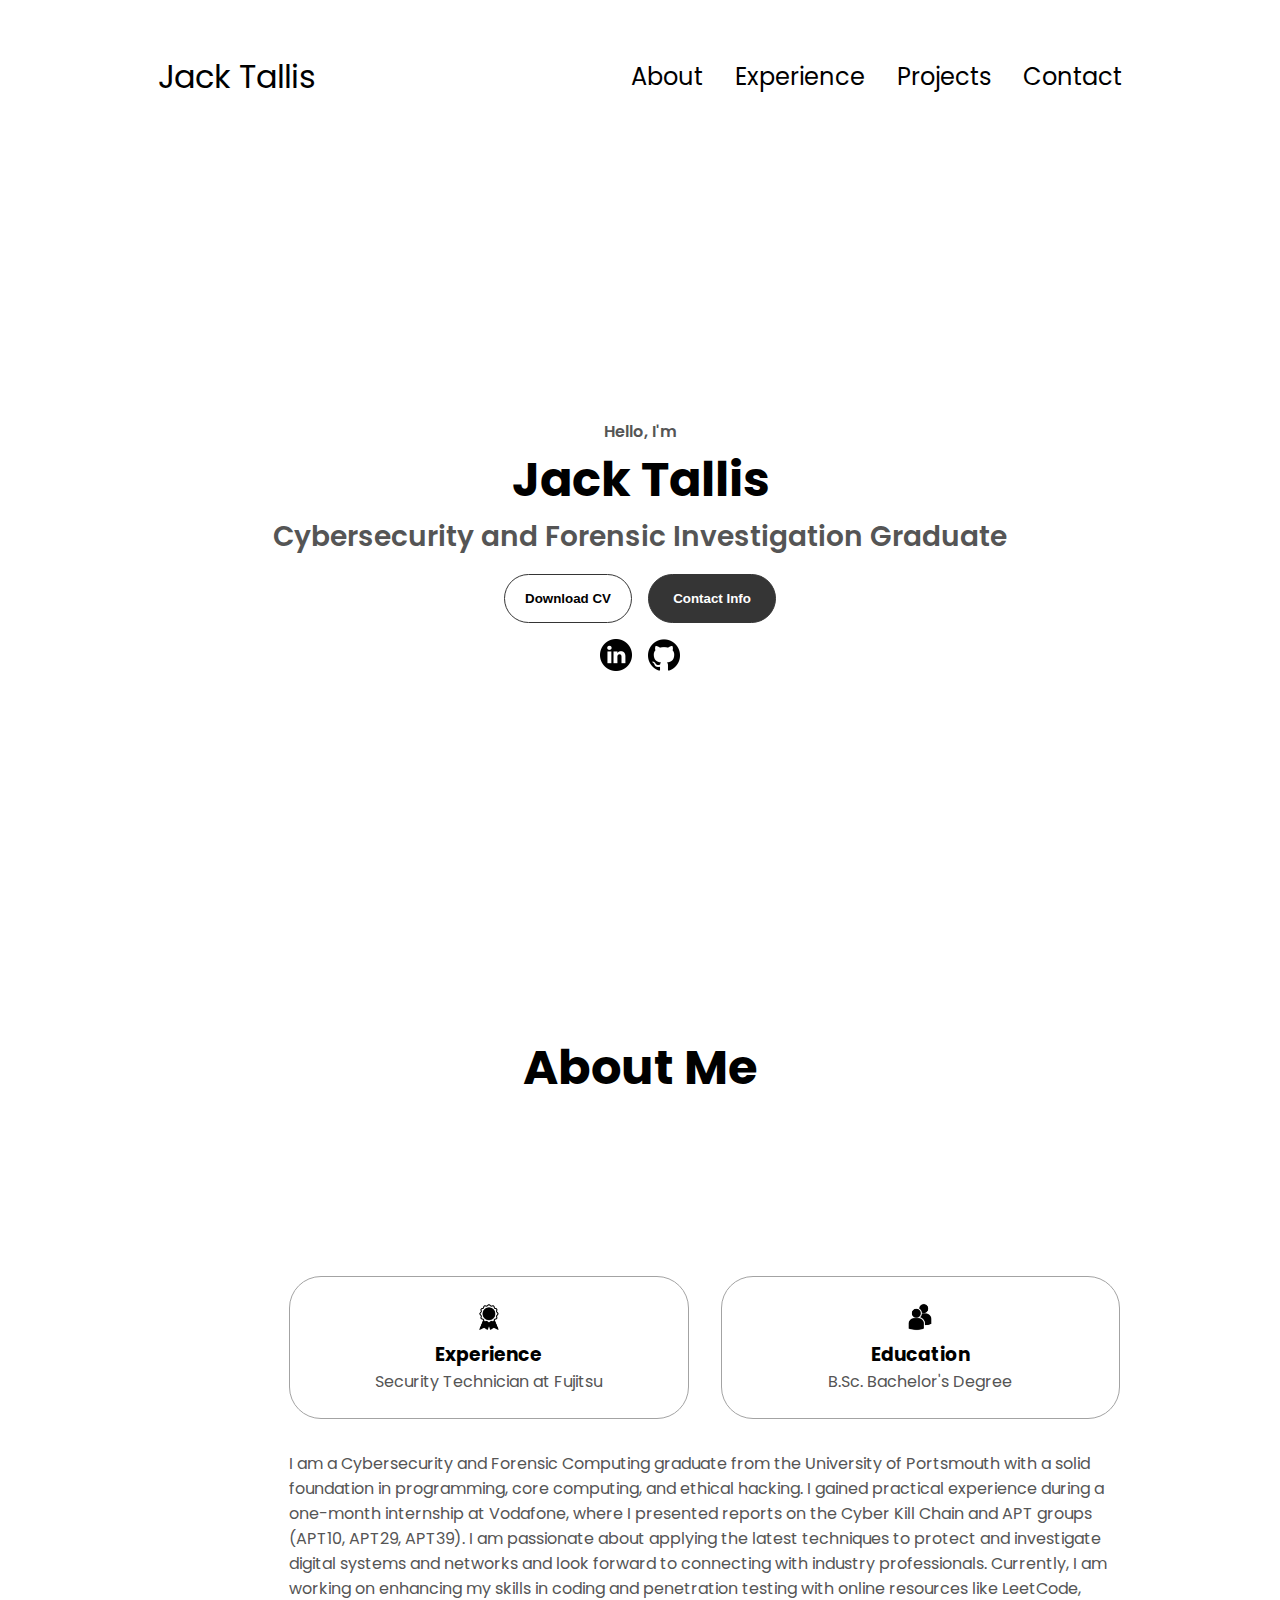
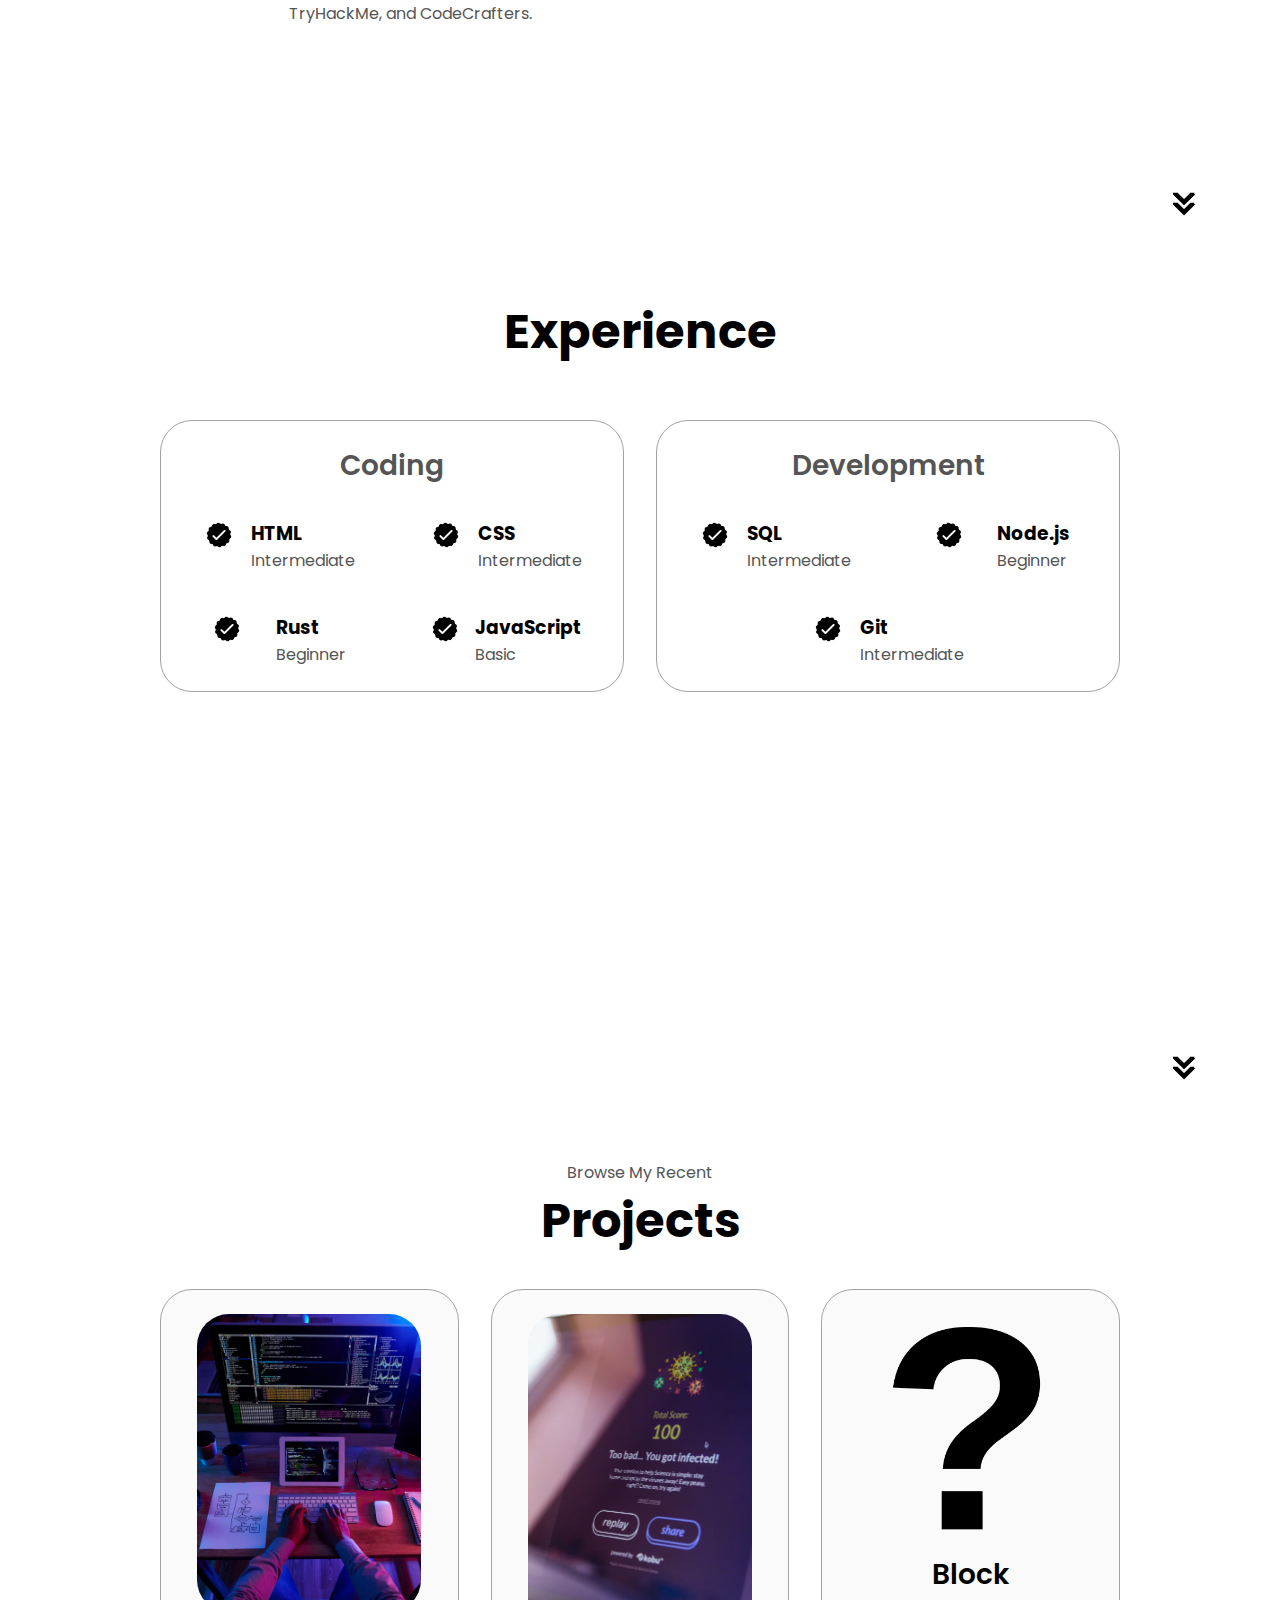
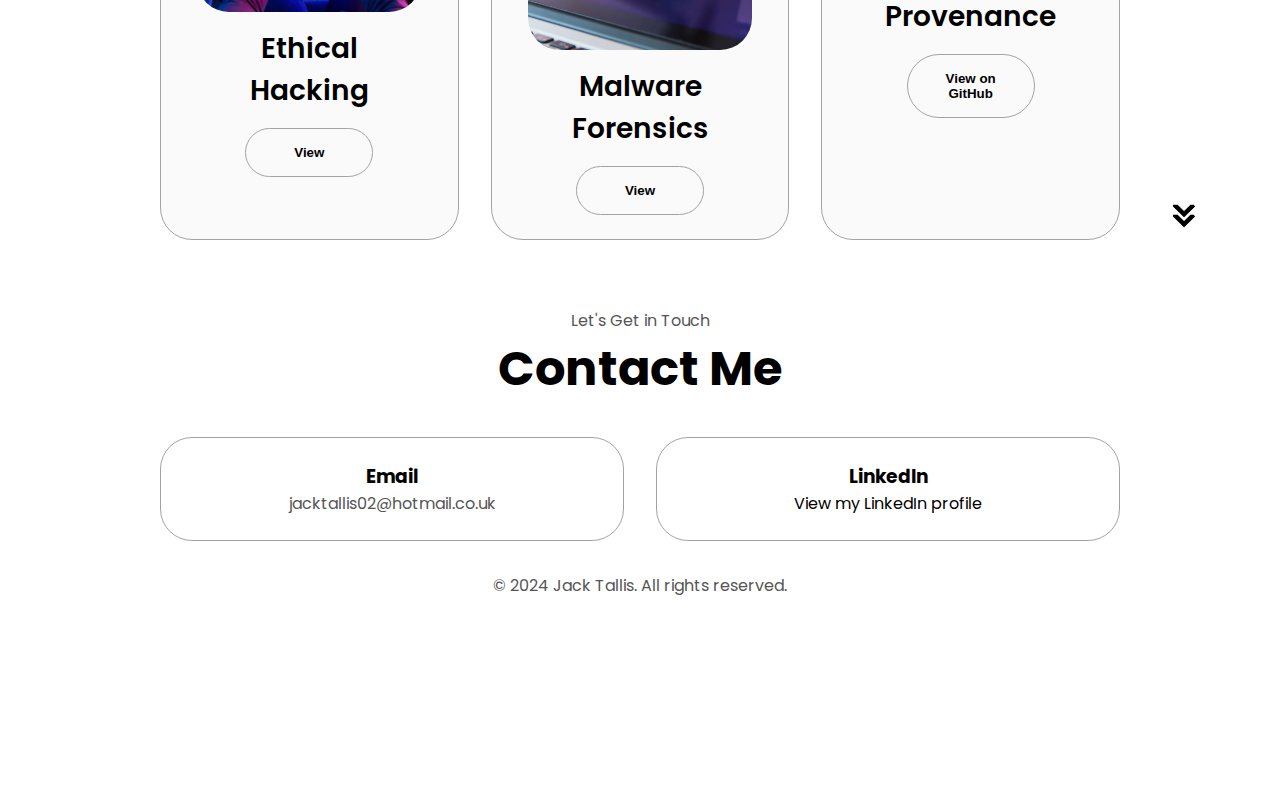
<file: index.html>
<!DOCTYPE html>
<html lang="en">
  <head>
    <meta charset="UTF-8" />
    <meta http-equiv="X-UA-Compatible" content="IE=edge" />
    <meta name="viewport" content="width=device-width, initial-scale=1.0" />
    <title>My Portfolio</title>
    <meta name="description" content="Jack Tallis's portfolio showcasing experience in cybersecurity, forensic investigation, and programming projects." />
    <link rel="stylesheet" href="style.css" />
    <link rel="stylesheet" href="mediaqueries.css" />
  </head>
  <body>
    <nav id="desktop-nav">
      <div class="logo">Jack Tallis</div>
      <div>
        <ul class="nav-links">
          <li><a href="#about">About</a></li>
          <li><a href="#experience">Experience</a></li>
          <li><a href="#projects">Projects</a></li>
          <li><a href="#contact">Contact</a></li>
        </ul>
      </div>
    </nav>

    <nav id="hamburger-nav">
      <div class="logo">Jack Tallis</div>
      <div class="hamburger-menu">
        <div class="hamburger-icon" aria-label="Toggle navigation menu" onclick="toggleMenu()">
          <span></span>
          <span></span>
          <span></span>
        </div>
        <ul class="menu-links" aria-hidden="true">
          <li><a href="#about" onclick="toggleMenu()">About</a></li>
          <li><a href="#experience" onclick="toggleMenu()">Experience</a></li>
          <li><a href="#projects" onclick="toggleMenu()">Projects</a></li>
          <li><a href="#contact" onclick="toggleMenu()">Contact</a></li>
        </ul>
      </div>
    </nav>

    <section id="profile">
      <div class="section__text">
        <p class="section__text__p1">Hello, I'm</p>
        <h1 class="title">Jack Tallis</h1>
        <p class="section__text__p2">Cybersecurity and Forensic Investigation Graduate</p>
        <div class="btn-container">
          <button class="btn btn-color-2" onclick="window.open('./assets/Jack_tallis_Cyber_CV.pdf')">
            Download CV
          </button>
          <button class="btn btn-color-1" onclick="location.href='#contact'">
            Contact Info
          </button>
        </div>
        <div id="socials-container">
          <img src="./assets/linkedin.png" alt="LinkedIn logo - link to my LinkedIn profile" class="icon" onclick="location.href='https://www.linkedin.com/in/jack-tallis-8a9470176/'" />
          <img src="./assets/github.png" alt="GitHub logo - link to my GitHub profile" class="icon" onclick="location.href='https://github.com/JackTallis'" />
        </div>
      </div>
    </section>

    <section id="about">
      <h1 class="title">About Me</h1>
      <div class="section-container">
        <div class="section__pic-container"></div>

        <div class="about-details-container">
          <div class="about-containers">
            <div class="details-container">
              <img src="./assets/experience.png" alt="Experience icon" class="icon" />
              <h3>Experience</h3>
              <p>Security Technician at Fujitsu</p>
            </div>
            <div class="details-container">
              <img src="./assets/education.png" alt="Education icon" class="icon" />
              <h3>Education</h3>
              <p>B.Sc. Bachelor's Degree</p>
            </div>
          </div>
          <div class="text-container">
            <p>
              I am a Cybersecurity and Forensic Computing graduate from the University of Portsmouth with a solid foundation in programming, core computing, and ethical hacking. I gained practical experience during a one-month internship at Vodafone, where I presented reports on the Cyber Kill Chain and APT groups (APT10, APT29, APT39). I am passionate about applying the latest techniques to protect and investigate digital systems and networks and look forward to connecting with industry professionals.
              Currently, I am working on enhancing my skills in coding and penetration testing with online resources like LeetCode, TryHackMe, and CodeCrafters.
            </p>
          </div>
        </div>
      </div>
      <img src="./assets/arrow.png" alt="Arrow icon to scroll to the next section" class="icon arrow" onclick="location.href='#experience'" />
    </section>

    <section id="experience">
      <h1 class="title">Experience</h1>
      <div class="badge-container">
        <script src="https://tryhackme.com/badge/606641"></script>
      </div>
      <div class="experience-details-container">
        <div class="about-containers">
          <div class="details-container">
            <h2 class="experience-sub-title">Coding</h2>
            <div class="article-container">
              <article>
                <img src="./assets/checkmark.png" alt="Checkmark icon" class="icon" />
                <div>
                  <h3>HTML</h3>
                  <p>Intermediate</p>
                </div>
              </article>
              <article>
                <img src="./assets/checkmark.png" alt="Checkmark icon" class="icon" />
                <div>
                  <h3>CSS</h3>
                  <p>Intermediate</p>
                </div>
              </article>
              <article>
                <img src="./assets/checkmark.png" alt="Checkmark icon" class="icon" />
                <div>
                  <h3>Rust</h3>
                  <p>Beginner</p>
                </div>
              </article>
              <article>
                <img src="./assets/checkmark.png" alt="Checkmark icon" class="icon" />
                <div>
                  <h3>JavaScript</h3>
                  <p>Basic</p>
                </div>
              </article>
            </div>
          </div>

          <div class="details-container">
            <h2 class="experience-sub-title">Development</h2>
            <div class="article-container">
              <article>
                <img src="./assets/checkmark.png" alt="Checkmark icon" class="icon" />
                <div>
                  <h3>SQL</h3>
                  <p>Intermediate</p>
                </div>
              </article>
              <article>
                <img src="./assets/checkmark.png" alt="Checkmark icon" class="icon" />
                <div>
                  <h3>Node.js</h3>
                  <p>Beginner</p>
                </div>
              </article>
              <article>
                <img src="./assets/checkmark.png" alt="Checkmark icon" class="icon" />
                <div>
                  <h3>Git</h3>
                  <p>Intermediate</p>
                </div>
              </article>
            </div>
          </div>
        </div>
      </div>
      <img src="./assets/arrow.png" alt="Arrow icon to scroll to the next section" class="icon arrow" onclick="location.href='#projects'" />
    </section>

    <section id="projects">
      <p class="section__text__p1">Browse My Recent</p>
      <h1 class="title">Projects</h1>
      <div class="experience-details-container">
        <div class="about-containers">
          <div class="details-container color-container">
            <div class="article-container">
              <img src="./assets/top-view-unrecognizable-hacker-performing-cyberattack-night_1098-18706.jpg" alt="Placeholder image for Project 1" class="project-img" />
            </div>
            <h2 class="experience-sub-title project-title">Ethical Hacking</h2>
            <div class="btn-container">
              <button class="btn btn-color-2 project-btn" onclick="location.href='ethicalhacking.html'">
                View
              </button>
            </div>
          </div>
          <div class="details-container color-container">
            <div class="article-container">
              <img src="./assets/malware 4.avif" alt="Placeholder image for Project 2" class="project-img" />
            </div>
            <h2 class="experience-sub-title project-title">Malware Forensics</h2>
            <div class="btn-container">
              <button class="btn btn-color-2 project-btn" onclick="location.href='malfor.html'">
                View
              </button>
            </div>
          </div>
          <div class="details-container color-container">
            <div class="article-container">
              <img src="./assets/Question_mark_(black).svg.png" alt="Placeholder image for Project 3" class="project-img" />
            </div>
            <h2 class="experience-sub-title project-title">Block Provenance</h2>
            <div class="btn-container">
              <button class="btn btn-color-2 project-btn" onclick="location.href='https://github.com/JackTallis'">
                View on GitHub
              </button>
            </div>
          </div>
        </div>
      </div>
      <img src="./assets/arrow.png" alt="Arrow icon to scroll to the next section" class="icon arrow" onclick="location.href='#contact'" />
    </section>

    <section id="contact">
      <p class="section__text__p1">Let's Get in Touch</p>
      <h1 class="title">Contact Me</h1>
      <div class="experience-details-container">
        <div class="about-containers">
          <div class="details-container">
            <h3>Email</h3>
            <p>jacktallis02@hotmail.co.uk</p>
          </div>
          <div class="details-container">
            <h3>LinkedIn</h3>
            <p>
              <a href="https://www.linkedin.com/in/jack-tallis-8a9470176/" target="_blank" rel="noopener noreferrer">
                View my LinkedIn profile
              </a>
            </p>
          </div>
        </div>
      </div>
    </section>

    <footer>
      <p>&copy; 2024 Jack Tallis. All rights reserved.</p>
    </footer>

    <script src="script.js"></script>
  </body>
</html>
</file>
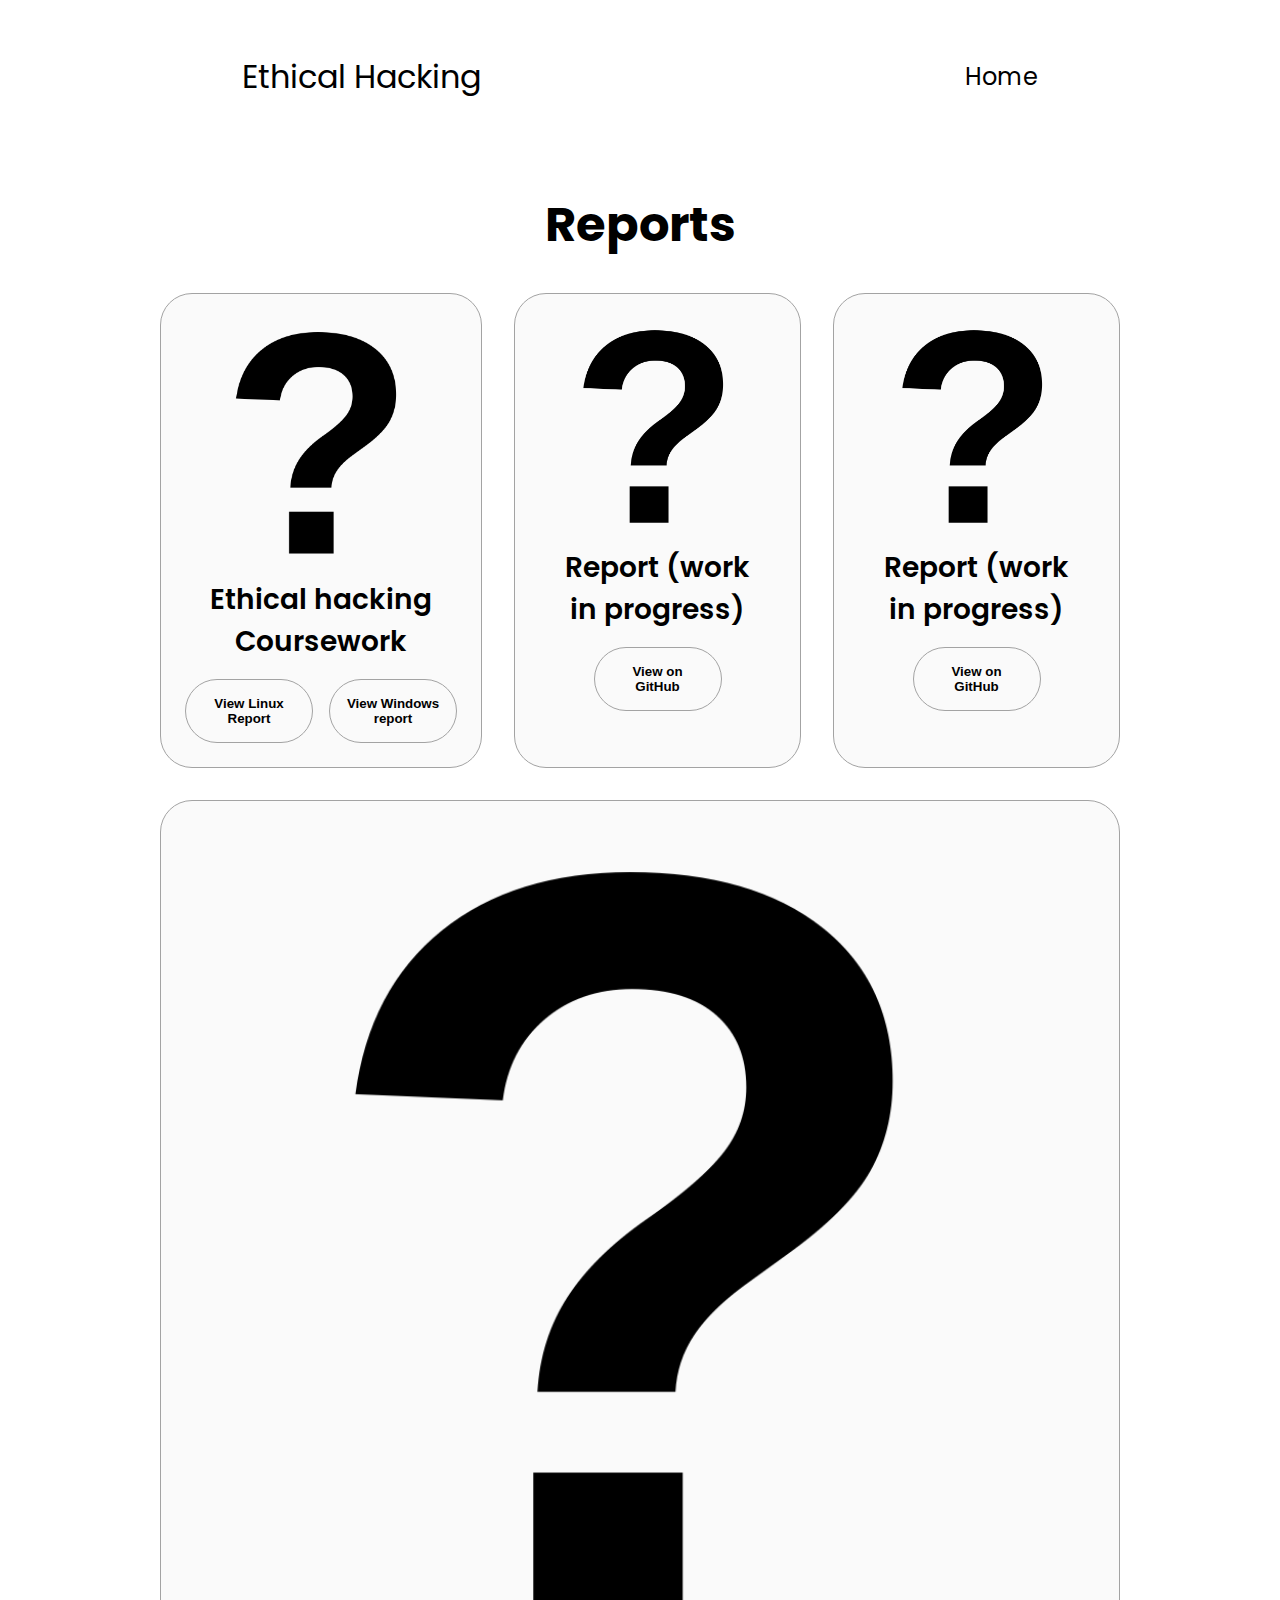
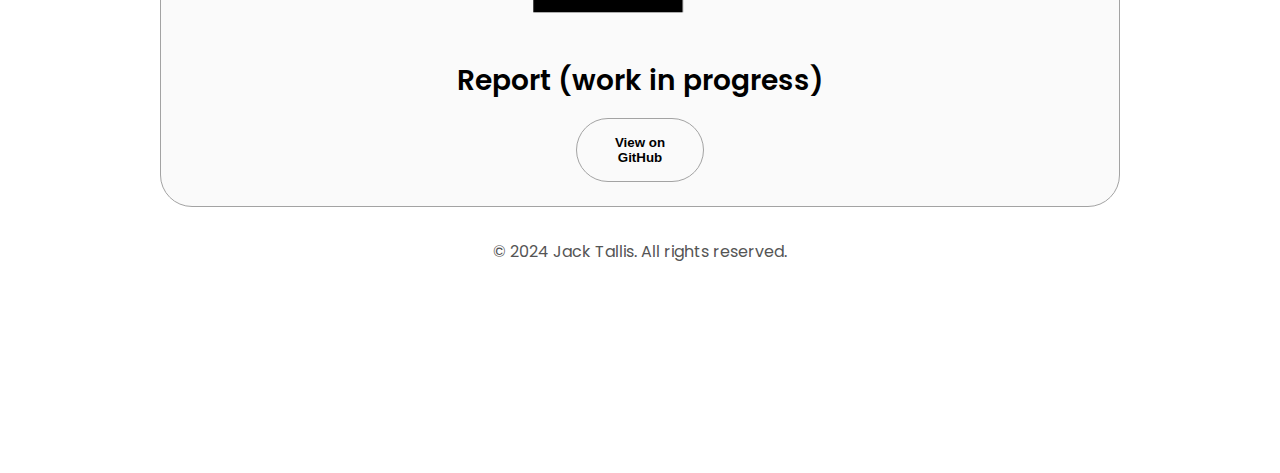
<file: ethicalhacking.html>
<!DOCTYPE html>
<html lang="en">
  <head>
    <meta charset="UTF-8" />
    <meta http-equiv="X-UA-Compatible" content="IE=edge" />
    <meta name="viewport" content="width=device-width, initial-scale=1.0" />
    <title>Ethical Hacking</title>
    <meta name="description" content="Jack Tallis's portfolio showcasing experience in cybersecurity, forensic investigation, and programming projects." />
    <link rel="stylesheet" href="style.css" />
    <link rel="stylesheet" href="mediaqueries.css" />
  </head>
  <body>
    <nav id="desktop-nav">
      <div class="logo">Ethical Hacking</div>
      <div>
        <ul class="nav-links">
          <li><a href="index.html">Home</a></li>
        </ul>
      </div>
    </nav>

    <section id="projects">      
      <h1 class="title">Reports</h1>
      <div class="experience-details-container">

        <div class="about-containers">
          <div class="details-container color-container">
            <div class="article-container">
              <img src="./assets/Question_mark_(black).svg.png" alt="Placeholder image for Project 1" class="project-img" />
            </div>
            <h2 class="experience-sub-title project-title">Ethical hacking Coursework</h2>
            <div class="btn-container">
              <button class="btn btn-color-2 project-btn" onclick="window.open('./assets/lhack.pdf')"> 
                View Linux Report
              </button>
              <button class="btn btn-color-2 project-btn" onclick="location.href='./assets/whack.pdf'">
                View Windows report
              </button>
            </div>
          </div>


          <div class="details-container color-container">
            <div class="article-container">
              <img src="./assets/Question_mark_(black).svg.png" alt="Placeholder image for Project 2" class="project-img" />
            </div>
            <h2 class="experience-sub-title project-title"> Report (work in progress)</h2>
            <div class="btn-container">
              <button class="btn btn-color-2 project-btn" onclick="location.href='malfor.html'">
                View on GitHub
              </button>
            </div>
          </div>


          <div class="details-container color-container">
            <div class="article-container">
              <img src="./assets/Question_mark_(black).svg.png" alt="Placeholder image for Project 2" class="project-img" />
            </div>
            <h2 class="experience-sub-title project-title"> Report (work in progress)</h2>
            <div class="btn-container">
              <button class="btn btn-color-2 project-btn" onclick="location.href='malfor.html'">
                View on GitHub
              </button>
            </div>
          </div>

          <div class="details-container color-container">
            <div class="article-container">
              <img src="./assets/Question_mark_(black).svg.png" alt="Placeholder image for Project 2" class="project-img" />
            </div>
            <h2 class="experience-sub-title project-title"> Report (work in progress)</h2>
            <div class="btn-container">
              <button class="btn btn-color-2 project-btn" onclick="location.href='malfor.html'">
                View on GitHub
              </button>
            </div>
          </div>


    </section>

    
        </div>
      </div>
    </section>

    <footer>
      <p>&copy; 2024 Jack Tallis. All rights reserved.</p>
    </footer>

    <script src="script.js"></script>
  </body>
</html>
</file>
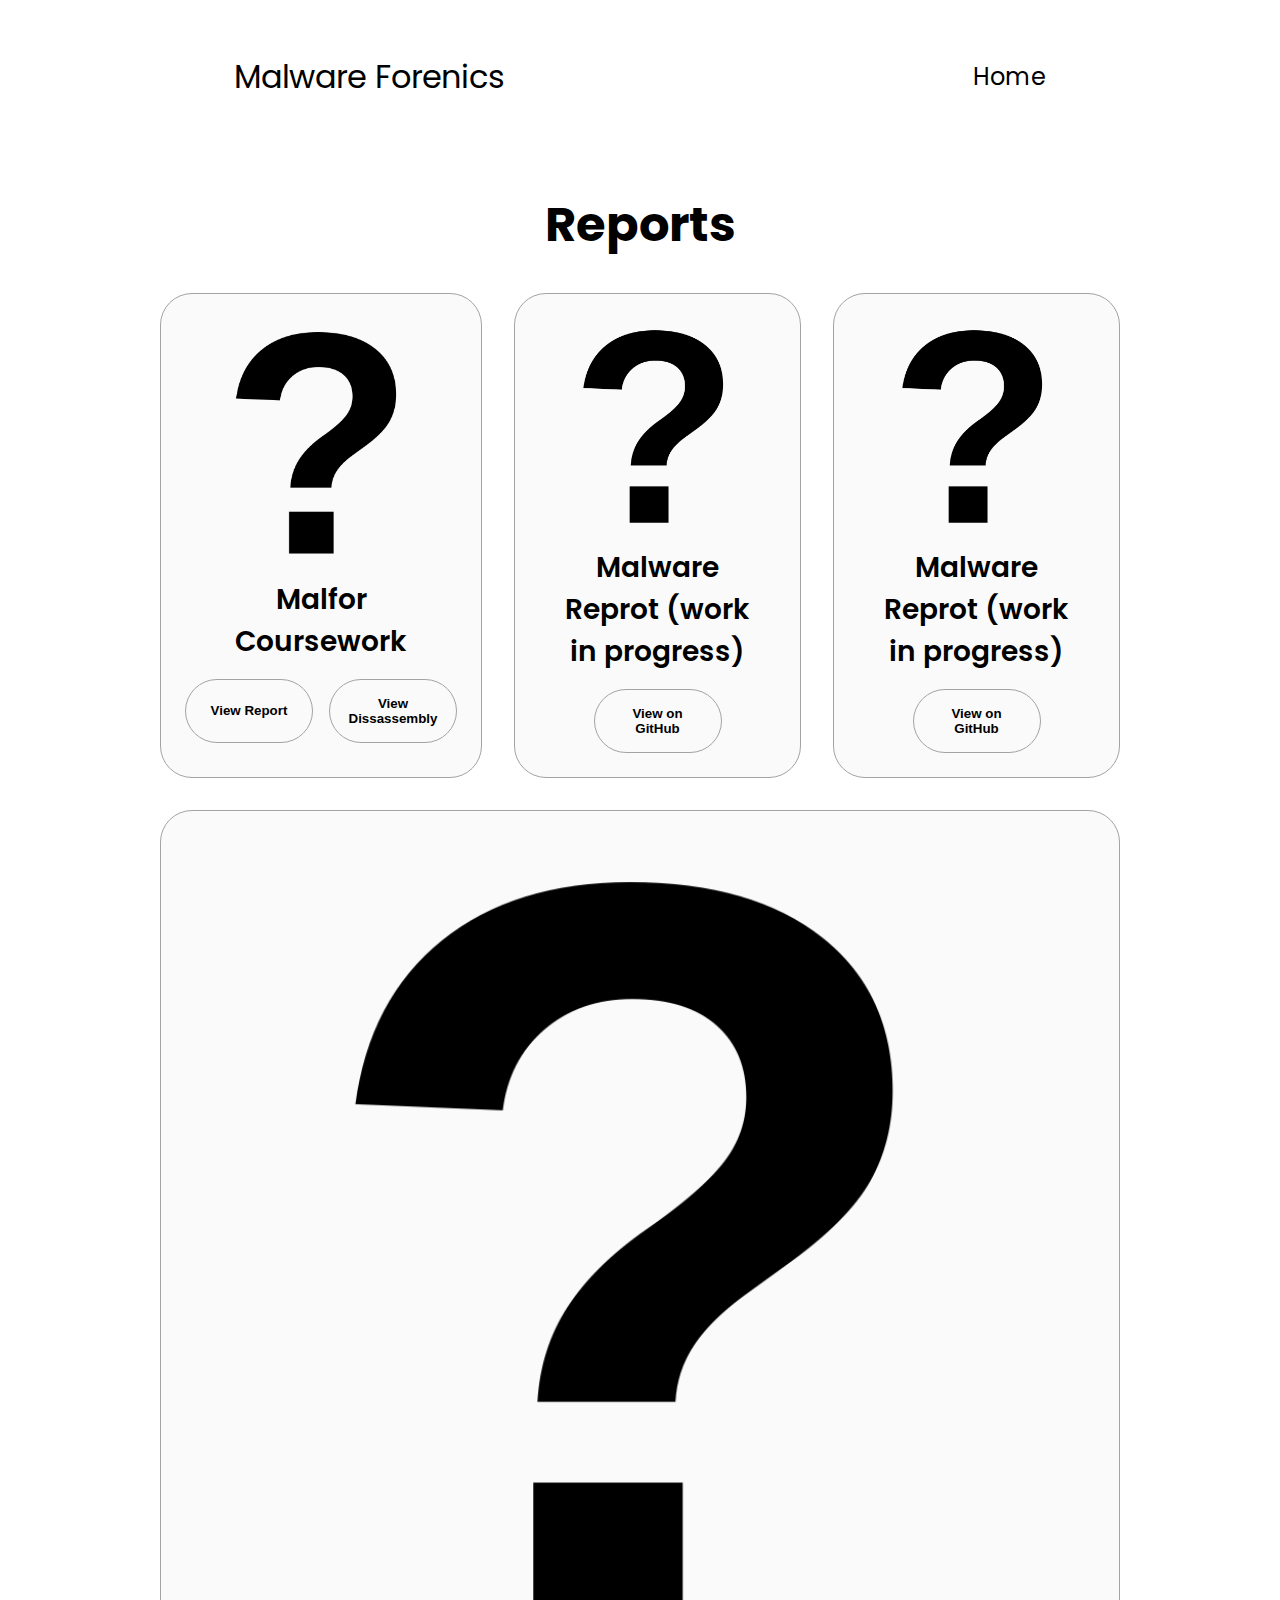
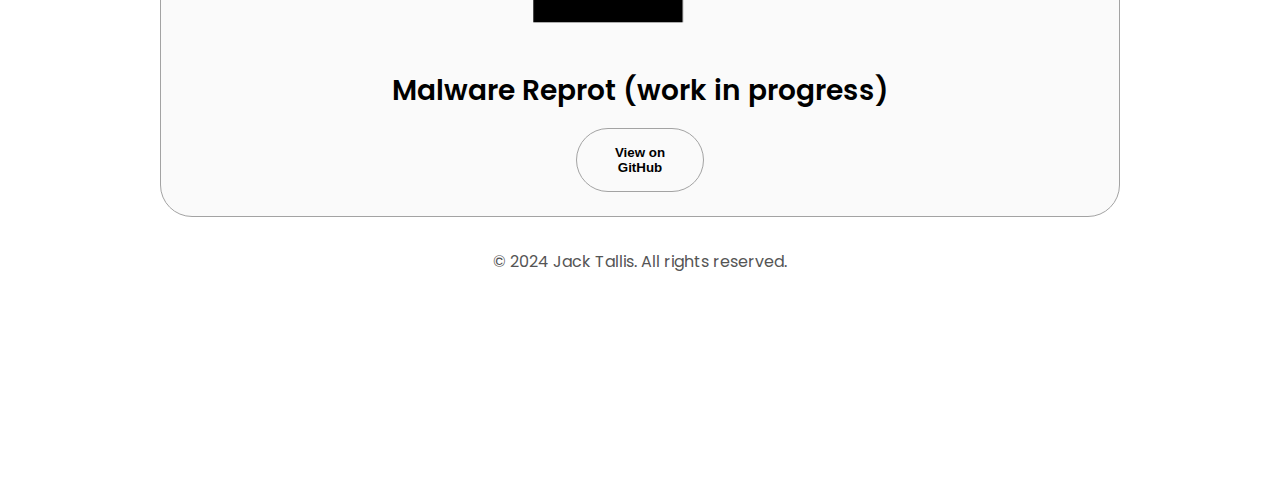
<file: malfor.html>
<!DOCTYPE html>
<html lang="en">
  <head>
    <meta charset="UTF-8" />
    <meta http-equiv="X-UA-Compatible" content="IE=edge" />
    <meta name="viewport" content="width=device-width, initial-scale=1.0" />
    <title>Malware Forensics</title>
    <meta name="description" content="Jack Tallis's portfolio showcasing experience in cybersecurity, forensic investigation, and programming projects." />
    <link rel="stylesheet" href="style.css" />
    <link rel="stylesheet" href="mediaqueries.css" />
  </head>
  <body>
    <nav id="desktop-nav">
      <div class="logo">Malware Forenics</div>
      <div>
        <ul class="nav-links">
          <li><a href="index.html">Home</a></li>
        </ul>
      </div>
    </nav>

    <section id="projects">      
      <h1 class="title">Reports</h1>
      <div class="experience-details-container">

        <div class="about-containers">
          <div class="details-container color-container">
            <div class="article-container">
              <img src="./assets/Question_mark_(black).svg.png" alt="Placeholder image for Project 1" class="project-img" />
            </div>
            <h2 class="experience-sub-title project-title">Malfor Coursework</h2>
            <div class="btn-container">
              <button class="btn btn-color-2 project-btn" onclick="window.open('./assets/MalforReport.pdf')"> 
                View Report
              </button>
              <button class="btn btn-color-2 project-btn" onclick="location.href='./assets/MalwareDissassembly.pdf'">
                View Dissassembly
              </button>
            </div>
          </div>


          <div class="details-container color-container">
            <div class="article-container">
              <img src="./assets/Question_mark_(black).svg.png" alt="Placeholder image for Project 2" class="project-img" />
            </div>
            <h2 class="experience-sub-title project-title">Malware Reprot (work in progress)</h2>
            <div class="btn-container">
              <button class="btn btn-color-2 project-btn" onclick="location.href='malfor.html'">
                View on GitHub
              </button>
            </div>
          </div>


          <div class="details-container color-container">
            <div class="article-container">
              <img src="./assets/Question_mark_(black).svg.png" alt="Placeholder image for Project 2" class="project-img" />
            </div>
            <h2 class="experience-sub-title project-title">Malware Reprot (work in progress)</h2>
            <div class="btn-container">
              <button class="btn btn-color-2 project-btn" onclick="location.href='malfor.html'">
                View on GitHub
              </button>
            </div>
          </div>

          <div class="details-container color-container">
            <div class="article-container">
              <img src="./assets/Question_mark_(black).svg.png" alt="Placeholder image for Project 2" class="project-img" />
            </div>
            <h2 class="experience-sub-title project-title">Malware Reprot (work in progress)</h2>
            <div class="btn-container">
              <button class="btn btn-color-2 project-btn" onclick="location.href='malfor.html'">
                View on GitHub
              </button>
            </div>
          </div>


    </section>

    
        </div>
      </div>
    </section>

    <footer>
      <p>&copy; 2024 Jack Tallis. All rights reserved.</p>
    </footer>

    <script src="script.js"></script>
  </body>
</html>
</file>
<file: style.css>
/* GENERAL */

@import url("https://fonts.googleapis.com/css2?family=Poppins:wght@300;400;500;600&display=swap");

* {
  margin: 0;
  padding: 0;
}

body {
  font-family: "Poppins", sans-serif;
}

html {
  scroll-behavior: smooth;
}

p {
  color: rgb(85, 85, 85);
}

/* TRANSITION */

a,
.btn {
  transition: all 300ms ease;
}

/* DESKTOP NAV */

nav,
.nav-links {
  display: flex;
}

nav {
  justify-content: space-around;
  align-items: center;
  height: 17vh;
}

.nav-links {
  gap: 2rem;
  list-style: none;
  font-size: 1.5rem;
}

a {
  color: black;
  text-decoration: none;
  text-decoration-color: white;
}

a:hover {
  color: grey;
  text-decoration: underline;
  text-underline-offset: 1rem;
  text-decoration-color: rgb(181, 181, 181);
}

.logo {
  font-size: 2rem;
}

.logo:hover {
  cursor: default;
}

/* HAMBURGER MENU */

#hamburger-nav {
  display: none;
}

.hamburger-menu {
  position: relative;
  display: inline-block;
}

.hamburger-icon {
  display: flex;
  flex-direction: column;
  justify-content: space-between;
  height: 24px;
  width: 30px;
  cursor: pointer;
}

.hamburger-icon span {
  width: 100%;
  height: 2px;
  background-color: black;
  transition: all 0.3 ease-in-out;
}

.menu-links {
  position: absolute;
  top: 100%;
  right: 0;
  background-color: white;
  width: fit-content;
  max-height: 0;
  overflow: hidden;
  transition: all 0.3 ease-in-out;
}

.menu-links a {
  display: block;
  padding: 10px;
  text-align: center;
  font-size: 1.5rem;
  color: black;
  text-decoration: none;
  transition: all 0.3 ease-in-out;
}

.menu-links li {
  list-style: none;
}

.menu-links.open {
  max-height: 300px;
}

.hamburger-icon.open span:first-child {
  transform: rotate(45deg) translate(10px, 5px);
}

.hamburger-icon.open span:nth-child(2) {
  opacity: 0;
}

.hamburger-icon.open span:last-child {
  transform: rotate(-45deg) translate(10px, -5px);
}

.hamburger-icon span:first-child {
  transform: none;
}

.hamburger-icon span:first-child {
  opacity: 1;
}

.hamburger-icon span:first-child {
  transform: none;
}

/* SECTIONS */

section {
  padding-top: 4vh;
  height: 96vh;
  margin: 0 10rem;
  box-sizing: border-box;
  min-height: fit-content;
}

.section-container {
  display: flex;
}

/* PROFILE SECTION */

#profile {
  display: flex;
  justify-content: center;
  gap: 5rem;
  height: 80vh;
}

.section__pic-container {
  display: flex;
  height: 400px;
  width: 400px;
  margin: auto 0;
}

.section__text {
  align-self: center;
  text-align: center;
}

.section__text p {
  font-weight: 600;
}

.section__text__p1 {
  text-align: center;
}

.section__text__p2 {
  font-size: 1.75rem;
  margin-bottom: 1rem;
}

.title {
  font-size: 3rem;
  text-align: center;
}

#socials-container {
  display: flex;
  justify-content: center;
  margin-top: 1rem;
  gap: 1rem;
}

/* ICONS */

.icon {
  cursor: pointer;
  height: 2rem;
}

/* BUTTONS */

.btn-container {
  display: flex;
  justify-content: center;
  gap: 1rem;
}

.btn {
  font-weight: 600;
  transition: all 300ms ease;
  padding: 1rem;
  width: 8rem;
  border-radius: 2rem;
}

.btn-color-1,
.btn-color-2 {
  border: rgb(53, 53, 53) 0.1rem solid;
}

.btn-color-1:hover,
.btn-color-2:hover {
  cursor: pointer;
}

.btn-color-1,
.btn-color-2:hover {
  background: rgb(53, 53, 53);
  color: white;
}

.btn-color-1:hover {
  background: rgb(0, 0, 0);
}

.btn-color-2 {
  background: none;
}

.btn-color-2:hover {
  border: rgb(255, 255, 255) 0.1rem solid;
}

.btn-container {
  gap: 1rem;
}

/* ABOUT SECTION */

#about {
  position: relative;
}

.about-containers {
  gap: 2rem;
  margin-bottom: 2rem;
  margin-top: 2rem;
}

.about-details-container {
  justify-content: center;
  flex-direction: column;
}

.about-containers,
.about-details-container {
  display: flex;
}

.about-pic {
  border-radius: 2rem;
}

.arrow {
  position: absolute;
  right: -5rem;
  bottom: 2.5rem;
}

.details-container {
  padding: 1.5rem;
  flex: 1;
  background: white;
  border-radius: 2rem;
  border: rgb(53, 53, 53) 0.1rem solid;
  border-color: rgb(163, 163, 163);
  text-align: center;
}

.section-container {
  gap: 4rem;
  height: 80%;
}

.section__pic-container {
  height: 400px;
  width: 400px;
  margin: auto 0;
}

/* EXPERIENCE SECTION */

#experience {
  position: relative;
}

.experience-sub-title {
  color: rgb(85, 85, 85);
  font-weight: 600;
  font-size: 1.75rem;
  margin-bottom: 2rem;
}

.experience-details-container {
  display: flex;
  justify-content: center;
  flex-direction: column;
}

.article-container {
  display: flex;
  text-align: initial;
  flex-wrap: wrap;
  flex-direction: row;
  gap: 2.5rem;
  justify-content: space-around;
}

article {
  display: flex;
  width: 10rem;
  justify-content: space-around;
  gap: 0.5rem;
}

article .icon {
  cursor: default;
}

.badge-container {
  margin-top: 20px; /* Adjust the margin as needed */
  text-align: right; /* Center the badge */
}


/* PROJECTS SECTION */

#projects {
  position: relative;
}

.color-container {
  border-color: rgb(163, 163, 163);
  background: rgb(250, 250, 250);
}

.project-img {
  border-radius: 2rem;
  width: 90%;
  height: 90%;
}

.project-title {
  margin: 1rem;
  color: black;
}

.project-btn {
  color: black;
  border-color: rgb(163, 163, 163);
}

/* CONTACT */

#contact {
  display: flex;
  justify-content: center;
  flex-direction: column;
  height: 70vh;
}

.contact-info-upper-container {
  display: flex;
  justify-content: center;
  border-radius: 2rem;
  border: rgb(53, 53, 53) 0.1rem solid;
  border-color: rgb(163, 163, 163);
  background: (250, 250, 250);
  margin: 2rem auto;
  padding: 0.5rem;
}

.contact-info-container {
  display: flex;
  align-items: center;
  justify-content: center;
  gap: 0.5rem;
  margin: 1rem;
}

.contact-info-container p {
  font-size: larger;
}

.contact-icon {
  cursor: default;
}

.email-icon {
  height: 2.5rem;
}

/* FOOTER SECTION */

footer {
  height: 26vh;
  margin: 0 1rem;
}

footer p {
  text-align: center;
}
</file>
<file: mediaqueries.css>
@media screen and (max-width: 1400px) {
  #profile {
    height: 83vh;
    margin-bottom: 6rem;
  }
  .about-containers {
    flex-wrap: wrap;
  }
  #contact,
  #projects {
    height: fit-content;
  }
}

@media screen and (max-width: 1200px) {
  #desktop-nav {
    display: none;
  }
  #hamburger-nav {
    display: flex;
  }
  #experience,
  .experience-details-container {
    margin-top: 2rem;
  }
  #profile,
  .section-container {
    display: block;
  }
  .arrow {
    display: none;
  }
  section,
  .section-container {
    height: fit-content;
  }
  section {
    margin: 0 5%;
  }
  .section__pic-container {
    width: 275px;
    height: 275px;
    margin: 0 auto 2rem;
  }
  .about-containers {
    margin-top: 0;
  }
}

@media screen and (max-width: 600px) {
  #contact,
  footer {
    height: 40vh;
  }
  #profile {
    height: 83vh;
    margin-bottom: 0;
  }
  article {
    font-size: 1rem;
  }
  footer nav {
    height: fit-content;
    margin-bottom: 2rem;
  }
  .about-containers,
  .contact-info-upper-container,
  .btn-container {
    flex-wrap: wrap;
  }
  .contact-info-container {
    margin: 0;
  }
  .contact-info-container p,
  .nav-links li a {
    font-size: 1rem;
  }
  .experience-sub-title {
    font-size: 1.25rem;
  }
  .logo {
    font-size: 1.5rem;
  }
  .nav-links {
    flex-direction: column;
    gap: 0.5rem;
    text-align: center;
  }
  .section__pic-container {
    width: auto;
    height: 46vw;
    justify-content: center;
  }
  .section__text__p2 {
    font-size: 1.25rem;
  }
  .title {
    font-size: 2rem;
  }
  .text-container {
    text-align: justify;
  }
}
</file>
